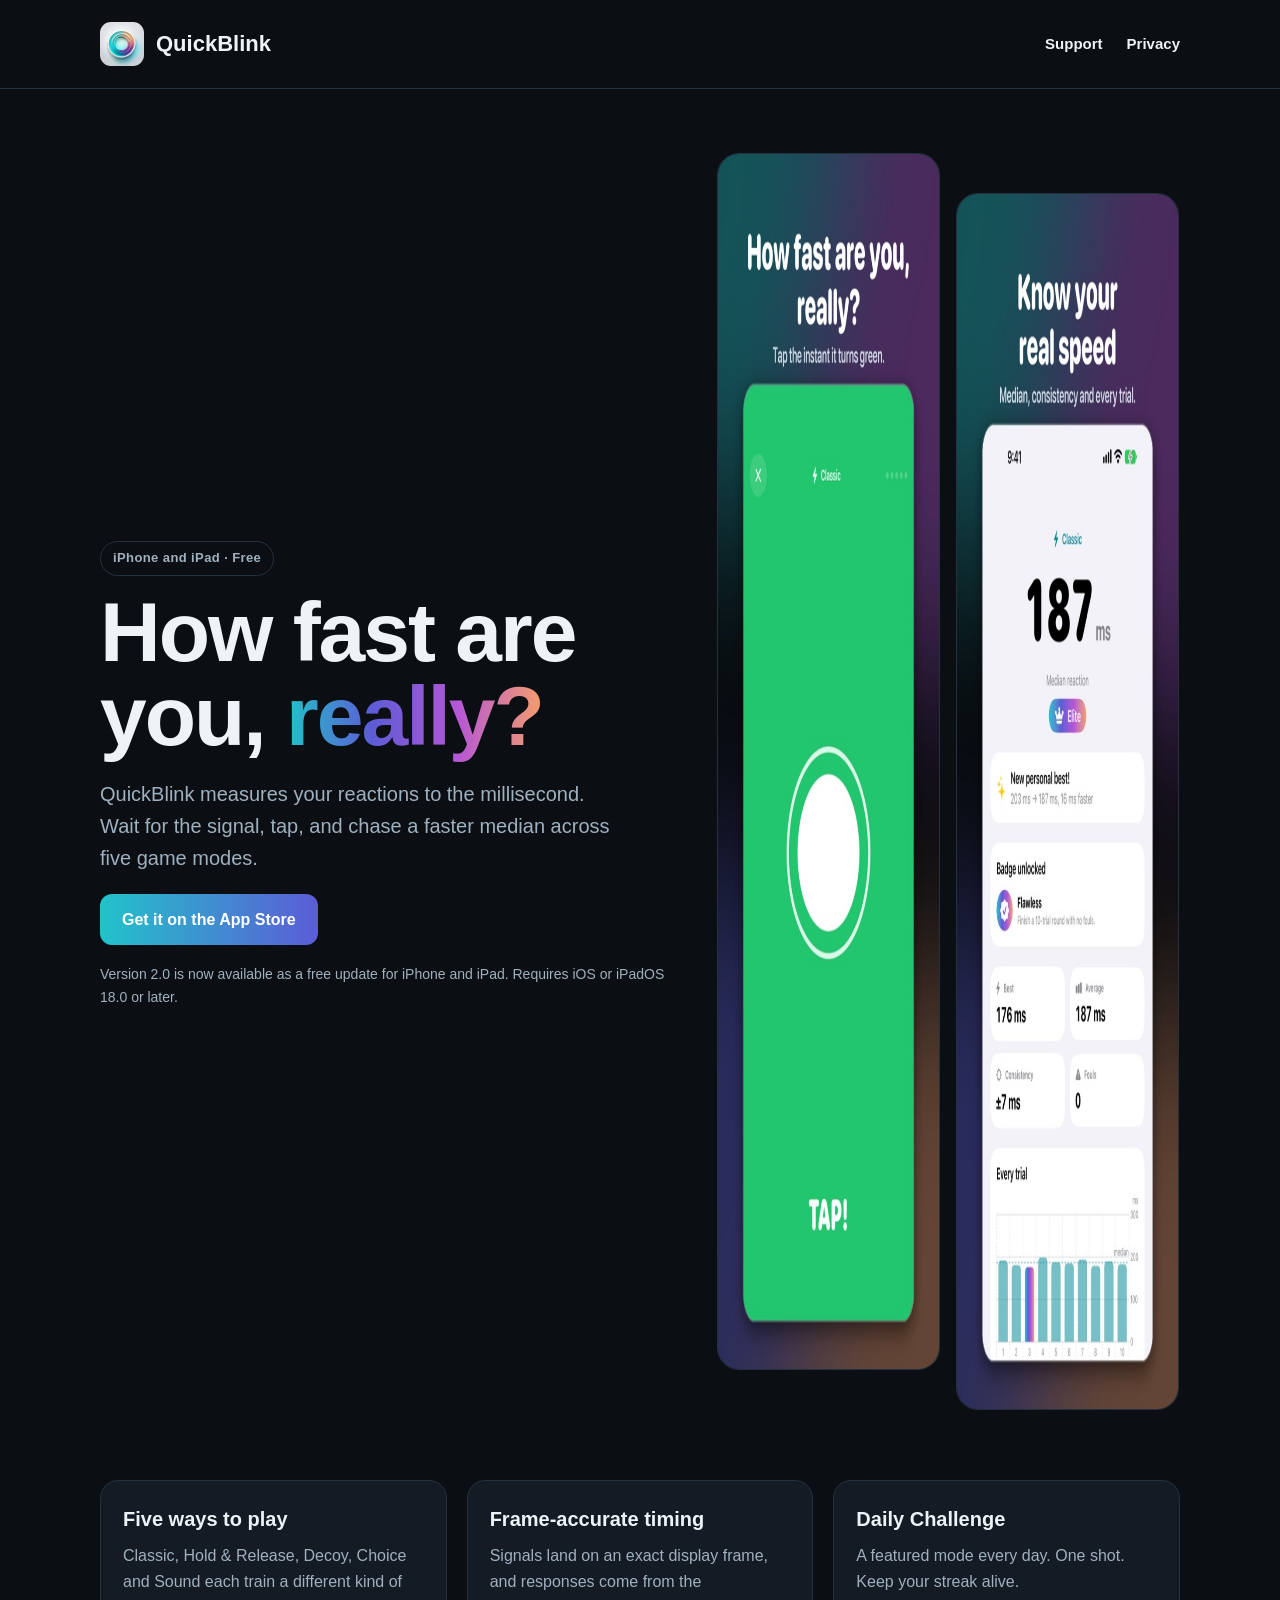
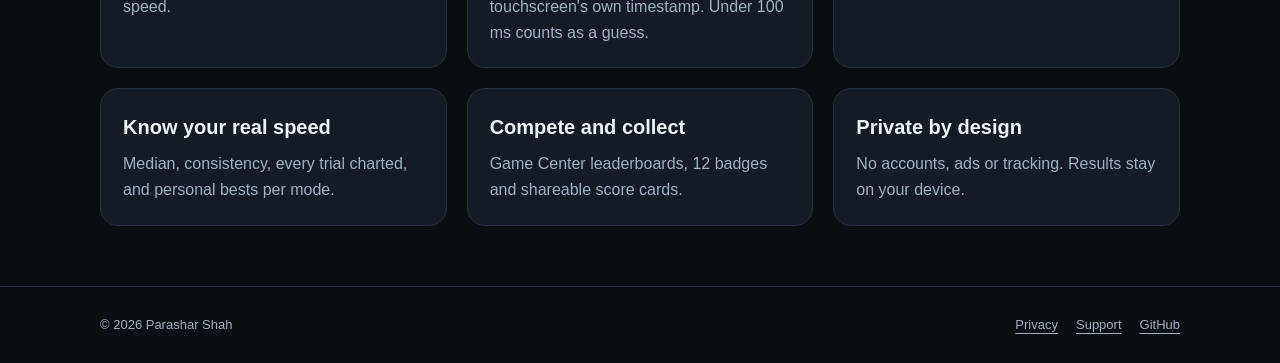
<file: index.html>
<!doctype html><html lang="en"><head><meta charset="utf-8"><meta name="viewport" content="width=device-width,initial-scale=1"><meta name="description" content="QuickBlink is a reaction time trainer for iPhone and iPad with five game modes, frame-accurate timing and Game Center leaderboards."><meta name="theme-color" content="#0b0f14"><title>QuickBlink · How fast are you, really?</title><link rel="stylesheet" href="style.css"><link rel="icon" href="assets/quickblink-icon.png" type="image/png"><link rel="apple-touch-icon" href="assets/quickblink-icon.png"></head><body><a class="skip" href="#main">Skip to content</a><header><nav class="wrap" aria-label="Main navigation"><a class="brand" href="./"><img src="assets/quickblink-icon.png" alt="" width="44" height="44">QuickBlink</a><div class="navlinks"><a href="support.html">Support</a><a href="privacy.html">Privacy</a></div></nav></header>
<main id="main" class="wrap"><section class="hero"><div><span class="tag">iPhone and iPad · Free</span><h1>How fast are you, <span class="grad">really?</span></h1><p class="lede">QuickBlink measures your reactions to the millisecond. Wait for the signal, tap, and chase a faster median across five game modes.</p><p><a class="button" href="https://apps.apple.com/app/id6751824955">Get it on the App Store</a></p><p class="note">Version 2.0 is now available as a free update for iPhone and iPad. Requires iOS or iPadOS 18.0 or later.</p></div><div class="shots"><img src="assets/01-go.jpg" alt="The Classic mode signal: a green screen with a solid white disc and the word TAP." width="560" height="1217"><img src="assets/03-results.jpg" alt="A results screen showing a 187 ms median, an Elite rating, badges and a chart of every trial." width="560" height="1217"></div></section>
<section class="grid" aria-label="Features">
<div class="card"><h3>Five ways to play</h3><p>Classic, Hold &amp; Release, Decoy, Choice and Sound each train a different kind of speed.</p></div>
<div class="card"><h3>Frame-accurate timing</h3><p>Signals land on an exact display frame, and responses come from the touchscreen's own timestamp. Under 100 ms counts as a guess.</p></div>
<div class="card"><h3>Daily Challenge</h3><p>A featured mode every day. One shot. Keep your streak alive.</p></div>
<div class="card"><h3>Know your real speed</h3><p>Median, consistency, every trial charted, and personal bests per mode.</p></div>
<div class="card"><h3>Compete and collect</h3><p>Game Center leaderboards, 12 badges and shareable score cards.</p></div>
<div class="card"><h3>Private by design</h3><p>No accounts, ads or tracking. Results stay on your device.</p></div>
</section></main>
<footer><div class="wrap footrow"><span>© 2026 Parashar Shah</span><div class="footlinks"><a href="privacy.html">Privacy</a><a href="support.html">Support</a><a href="https://github.com/pstarwars2026/quickblink">GitHub</a></div></div></footer></body></html>
</file>
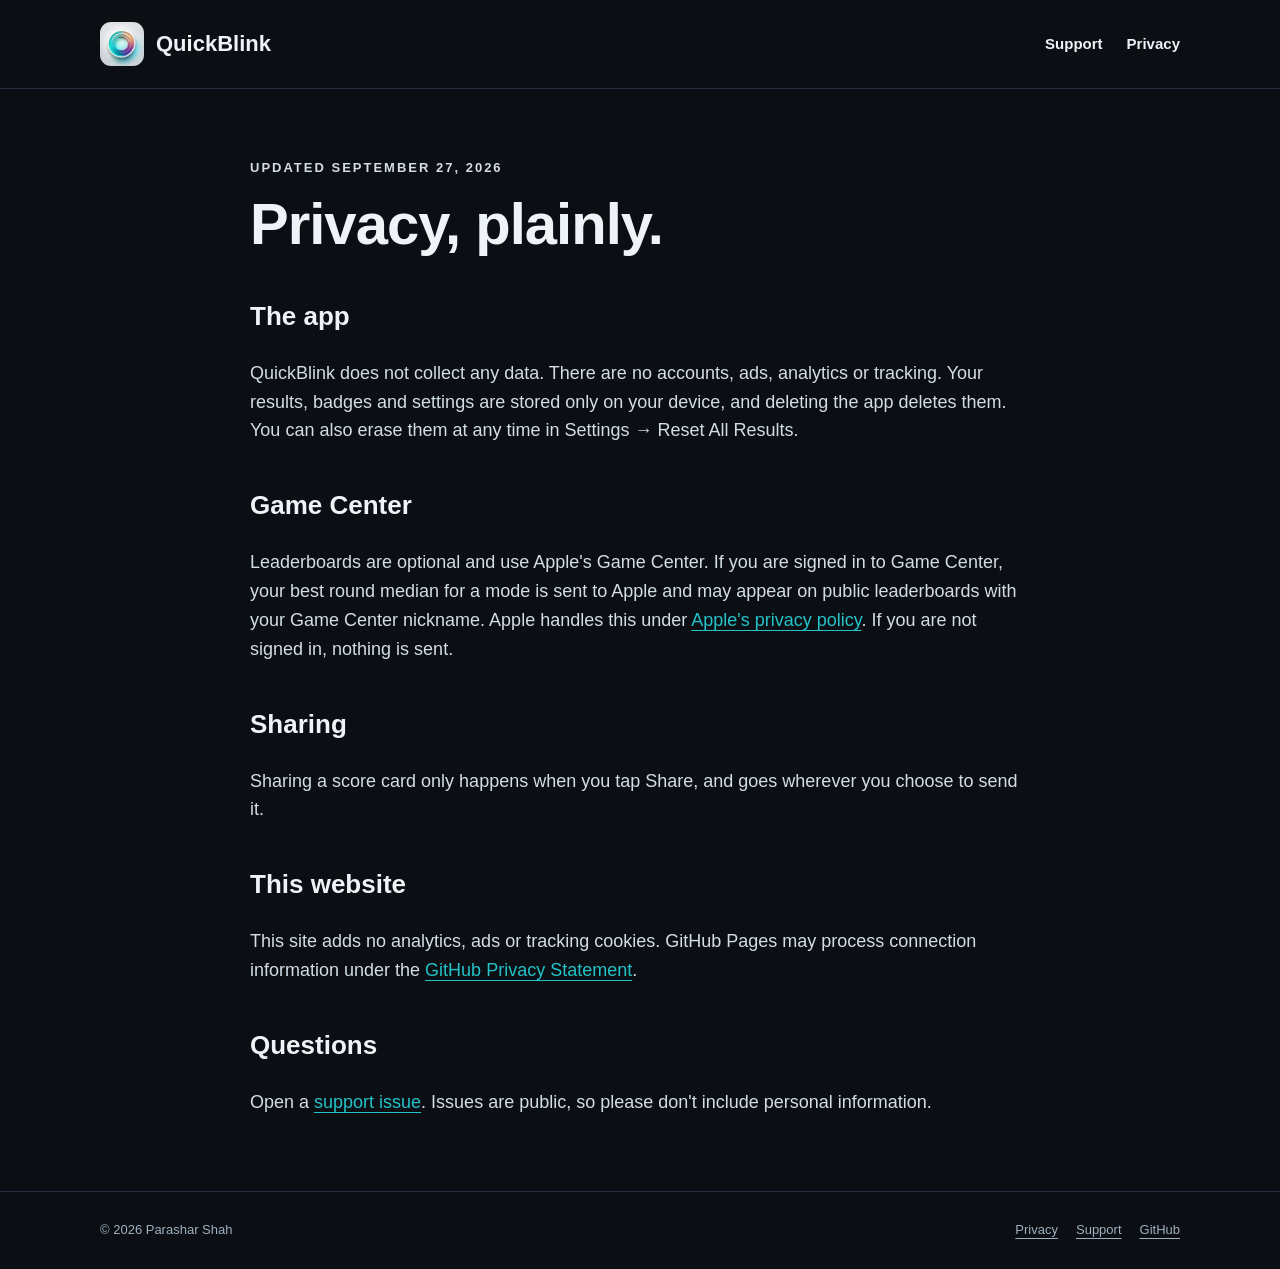
<file: privacy.html>
<!doctype html><html lang="en"><head><meta charset="utf-8"><meta name="viewport" content="width=device-width,initial-scale=1"><meta name="description" content="QuickBlink is a reaction time trainer for iPhone and iPad with five game modes, frame-accurate timing and Game Center leaderboards."><meta name="theme-color" content="#0b0f14"><title>Privacy · QuickBlink</title><link rel="stylesheet" href="style.css"><link rel="icon" href="assets/quickblink-icon.png" type="image/png"><link rel="apple-touch-icon" href="assets/quickblink-icon.png"></head><body><a class="skip" href="#main">Skip to content</a><header><nav class="wrap" aria-label="Main navigation"><a class="brand" href="./"><img src="assets/quickblink-icon.png" alt="" width="44" height="44">QuickBlink</a><div class="navlinks"><a href="support.html">Support</a><a href="privacy.html">Privacy</a></div></nav></header>
<main id="main" class="content wrap"><p class="eyebrow">Updated September 27, 2026</p><h1>Privacy, plainly.</h1>
<h2>The app</h2><p>QuickBlink does not collect any data. There are no accounts, ads, analytics or tracking. Your results, badges and settings are stored only on your device, and deleting the app deletes them. You can also erase them at any time in Settings → Reset All Results.</p>
<h2>Game Center</h2><p>Leaderboards are optional and use Apple's Game Center. If you are signed in to Game Center, your best round median for a mode is sent to Apple and may appear on public leaderboards with your Game Center nickname. Apple handles this under <a href="https://www.apple.com/legal/privacy/">Apple's privacy policy</a>. If you are not signed in, nothing is sent.</p>
<h2>Sharing</h2><p>Sharing a score card only happens when you tap Share, and goes wherever you choose to send it.</p>
<h2>This website</h2><p>This site adds no analytics, ads or tracking cookies. GitHub Pages may process connection information under the <a href="https://docs.github.com/en/site-policy/privacy-policies/github-general-privacy-statement">GitHub Privacy Statement</a>.</p>
<h2>Questions</h2><p>Open a <a href="https://github.com/pstarwars2026/quickblink/issues/new/choose">support issue</a>. Issues are public, so please don't include personal information.</p></main>
<footer><div class="wrap footrow"><span>© 2026 Parashar Shah</span><div class="footlinks"><a href="privacy.html">Privacy</a><a href="support.html">Support</a><a href="https://github.com/pstarwars2026/quickblink">GitHub</a></div></div></footer></body></html>
</file>
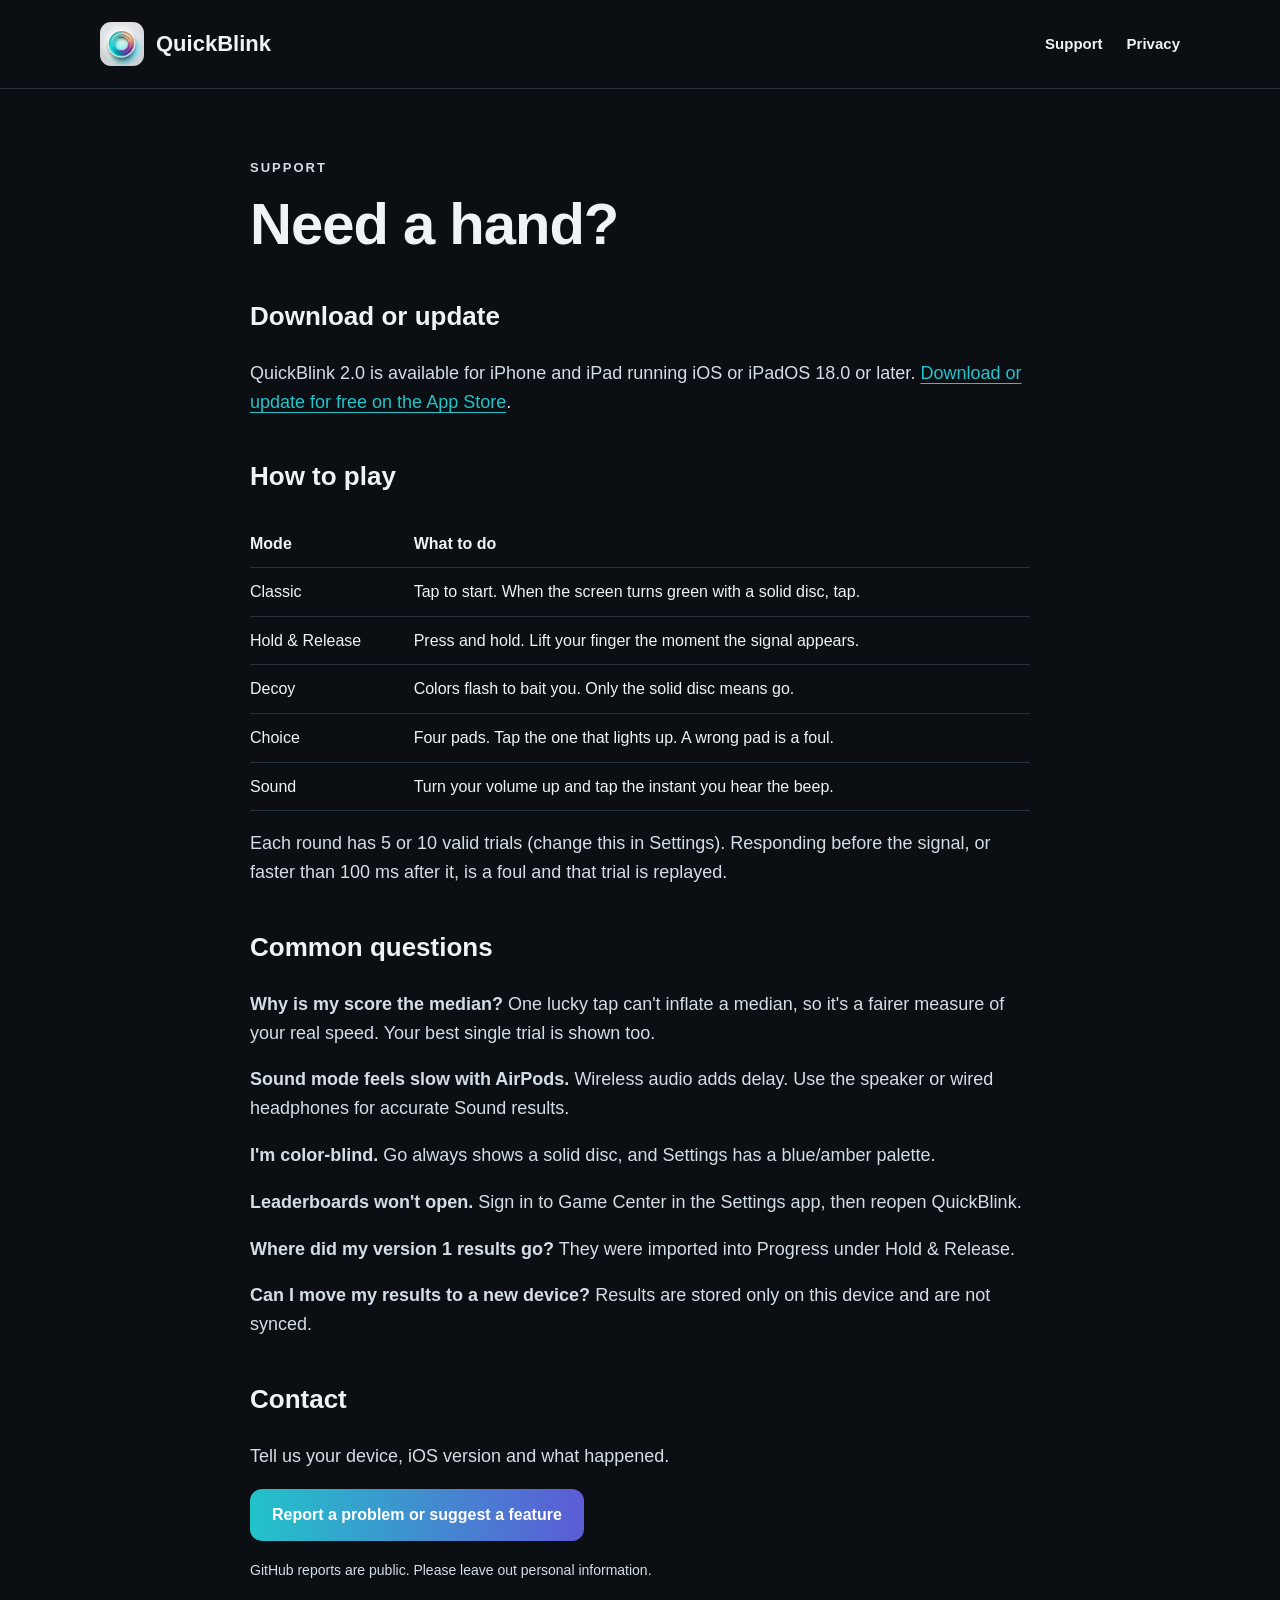
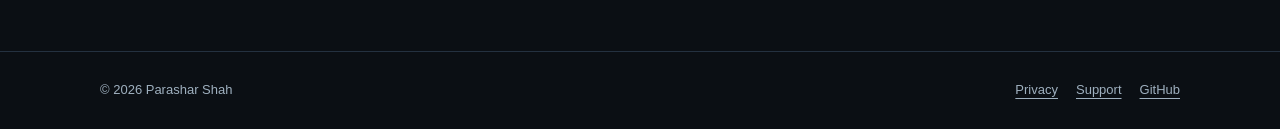
<file: support.html>
<!doctype html><html lang="en"><head><meta charset="utf-8"><meta name="viewport" content="width=device-width,initial-scale=1"><meta name="description" content="QuickBlink is a reaction time trainer for iPhone and iPad with five game modes, frame-accurate timing and Game Center leaderboards."><meta name="theme-color" content="#0b0f14"><title>Support · QuickBlink</title><link rel="stylesheet" href="style.css"><link rel="icon" href="assets/quickblink-icon.png" type="image/png"><link rel="apple-touch-icon" href="assets/quickblink-icon.png"></head><body><a class="skip" href="#main">Skip to content</a><header><nav class="wrap" aria-label="Main navigation"><a class="brand" href="./"><img src="assets/quickblink-icon.png" alt="" width="44" height="44">QuickBlink</a><div class="navlinks"><a href="support.html">Support</a><a href="privacy.html">Privacy</a></div></nav></header>
<main id="main" class="content wrap"><p class="eyebrow">Support</p><h1>Need a hand?</h1>
<h2>Download or update</h2><p>QuickBlink 2.0 is available for iPhone and iPad running iOS or iPadOS 18.0 or later. <a href="https://apps.apple.com/app/id6751824955">Download or update for free on the App Store</a>.</p>
<h2>How to play</h2><table><thead><tr><th>Mode</th><th>What to do</th></tr></thead><tbody>
<tr><td>Classic</td><td>Tap to start. When the screen turns green with a solid disc, tap.</td></tr>
<tr><td>Hold &amp; Release</td><td>Press and hold. Lift your finger the moment the signal appears.</td></tr>
<tr><td>Decoy</td><td>Colors flash to bait you. Only the solid disc means go.</td></tr>
<tr><td>Choice</td><td>Four pads. Tap the one that lights up. A wrong pad is a foul.</td></tr>
<tr><td>Sound</td><td>Turn your volume up and tap the instant you hear the beep.</td></tr></tbody></table>
<p>Each round has 5 or 10 valid trials (change this in Settings). Responding before the signal, or faster than 100 ms after it, is a foul and that trial is replayed.</p>
<h2>Common questions</h2>
<p><strong>Why is my score the median?</strong> One lucky tap can't inflate a median, so it's a fairer measure of your real speed. Your best single trial is shown too.</p>
<p><strong>Sound mode feels slow with AirPods.</strong> Wireless audio adds delay. Use the speaker or wired headphones for accurate Sound results.</p>
<p><strong>I'm color-blind.</strong> Go always shows a solid disc, and Settings has a blue/amber palette.</p>
<p><strong>Leaderboards won't open.</strong> Sign in to Game Center in the Settings app, then reopen QuickBlink.</p>
<p><strong>Where did my version 1 results go?</strong> They were imported into Progress under Hold &amp; Release.</p>
<p><strong>Can I move my results to a new device?</strong> Results are stored only on this device and are not synced.</p>
<h2>Contact</h2><p>Tell us your device, iOS version and what happened.</p><p><a class="button" href="https://github.com/pstarwars2026/quickblink/issues/new/choose">Report a problem or suggest a feature</a></p><p class="note">GitHub reports are public. Please leave out personal information.</p></main>
<footer><div class="wrap footrow"><span>© 2026 Parashar Shah</span><div class="footlinks"><a href="privacy.html">Privacy</a><a href="support.html">Support</a><a href="https://github.com/pstarwars2026/quickblink">GitHub</a></div></div></footer></body></html>
</file>
<file: style.css>
:root{--bg:#0b0f14;--panel:#141b24;--ink:#eef3f7;--muted:#9fb0bf;--line:#243140;--teal:#22c3c9;--indigo:#5c5cd6;--magenta:#b557d6;--orange:#f59e6b;color-scheme:dark}
*{box-sizing:border-box}html{scroll-behavior:smooth}
body{margin:0;background:var(--bg);color:var(--ink);font:18px/1.6 -apple-system,BlinkMacSystemFont,"SF Pro Text",Segoe UI,Roboto,sans-serif}
a{color:var(--teal);text-underline-offset:4px}a:focus-visible{outline:3px solid var(--orange);outline-offset:4px}
.skip{position:absolute;left:16px;top:-100px;background:#fff;color:#000;padding:8px;z-index:10}.skip:focus{top:12px}
.wrap{width:min(1080px,calc(100% - 44px));margin:auto}
header{padding:22px 0;border-bottom:1px solid var(--line)}
nav{display:flex;align-items:center;justify-content:space-between;gap:20px}
.brand{display:inline-flex;align-items:center;gap:12px;font-weight:800;font-size:22px;color:var(--ink);text-decoration:none}
.brand img{border-radius:11px}
.navlinks{display:flex;gap:24px;font-size:15px;font-weight:600}.navlinks a{color:var(--ink);text-decoration:none}
.grad{background:linear-gradient(90deg,var(--teal),var(--indigo),var(--magenta),var(--orange));-webkit-background-clip:text;background-clip:text;color:transparent}
.hero{display:grid;grid-template-columns:1.1fr .9fr;gap:48px;align-items:center;padding:64px 0 40px}
.hero h1{font-size:clamp(46px,7vw,84px);line-height:1;letter-spacing:-2px;margin:14px 0 20px;font-weight:900}
.lede{font-size:20px;color:var(--muted);max-width:520px}
.tag{display:inline-block;font-size:13px;font-weight:700;letter-spacing:.4px;padding:6px 12px;border:1px solid var(--line);border-radius:30px;color:var(--muted)}
.button{display:inline-block;background:linear-gradient(90deg,var(--teal),var(--indigo));color:#fff;padding:13px 22px;border-radius:12px;text-decoration:none;font-weight:700;font-size:16px}
.shots{display:flex;gap:16px;justify-content:center}.shots img{width:48%;max-width:260px;border-radius:22px;border:1px solid var(--line)}
.shots img:nth-child(2){margin-top:40px}
.grid{display:grid;grid-template-columns:repeat(3,1fr);gap:20px;padding:30px 0 60px}
.card{background:var(--panel);border:1px solid var(--line);border-radius:18px;padding:22px}
.card h3{margin:0 0 8px;font-size:20px}.card p{margin:0;color:var(--muted);font-size:16px}
.content{max-width:780px;padding:56px 0}
.content h1{font-size:clamp(38px,6vw,58px);line-height:1.1;letter-spacing:-1px;margin:10px 0 24px}
.content h2{font-size:26px;margin-top:40px}.content p,.content li{color:#d3dde6}
.eyebrow{font-size:13px;text-transform:uppercase;letter-spacing:2px;font-weight:700;color:var(--teal)}
.note{font-size:14px;color:var(--muted)}
table{border-collapse:collapse;width:100%;font-size:16px;margin:16px 0}th,td{text-align:left;border-bottom:1px solid var(--line);padding:11px 10px 11px 0;vertical-align:top}
footer{border-top:1px solid var(--line);padding:28px 0;font-size:13px;color:var(--muted)}
.footrow{display:flex;justify-content:space-between;gap:20px}.footlinks{display:flex;gap:18px}.footlinks a{color:var(--muted)}
@media(max-width:780px){.hero,.grid{grid-template-columns:1fr}.hero{padding-top:36px}.footrow{flex-direction:column}}
@media(prefers-reduced-motion:reduce){html{scroll-behavior:auto}}
</file>
